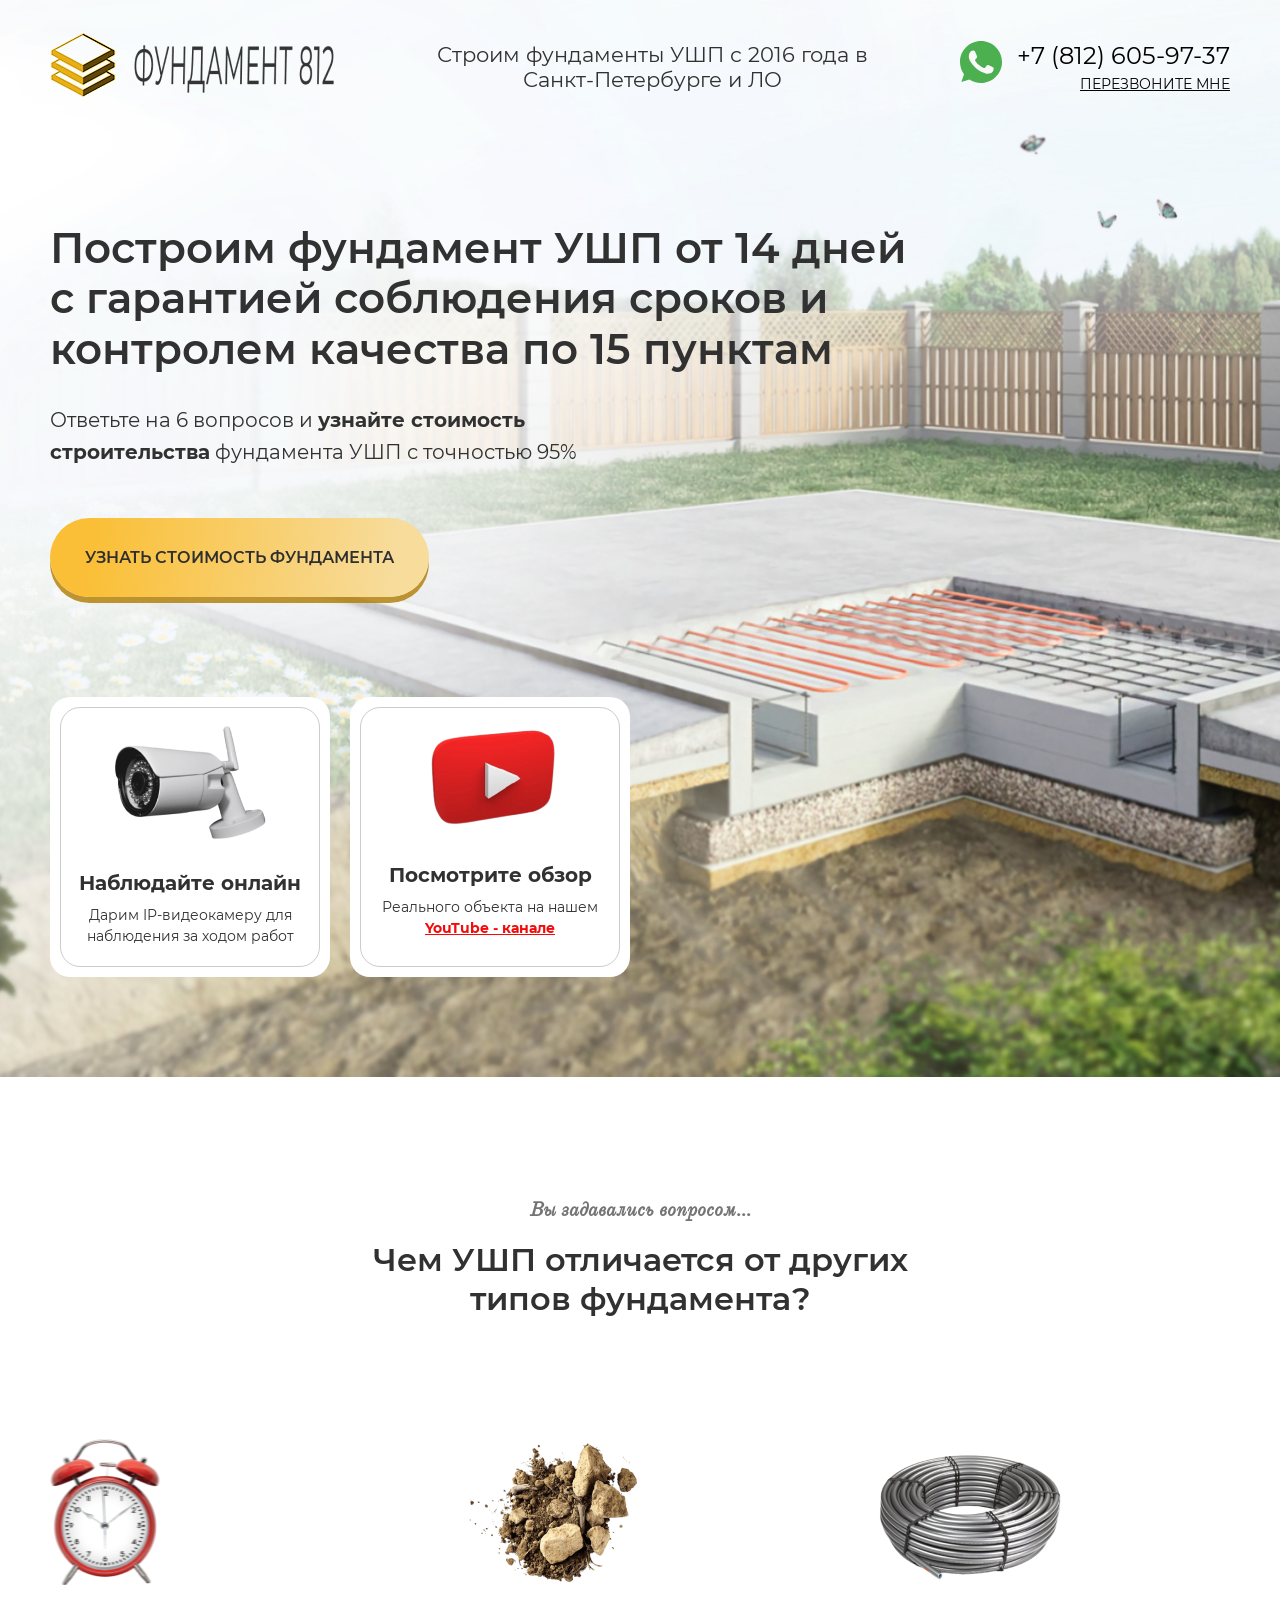
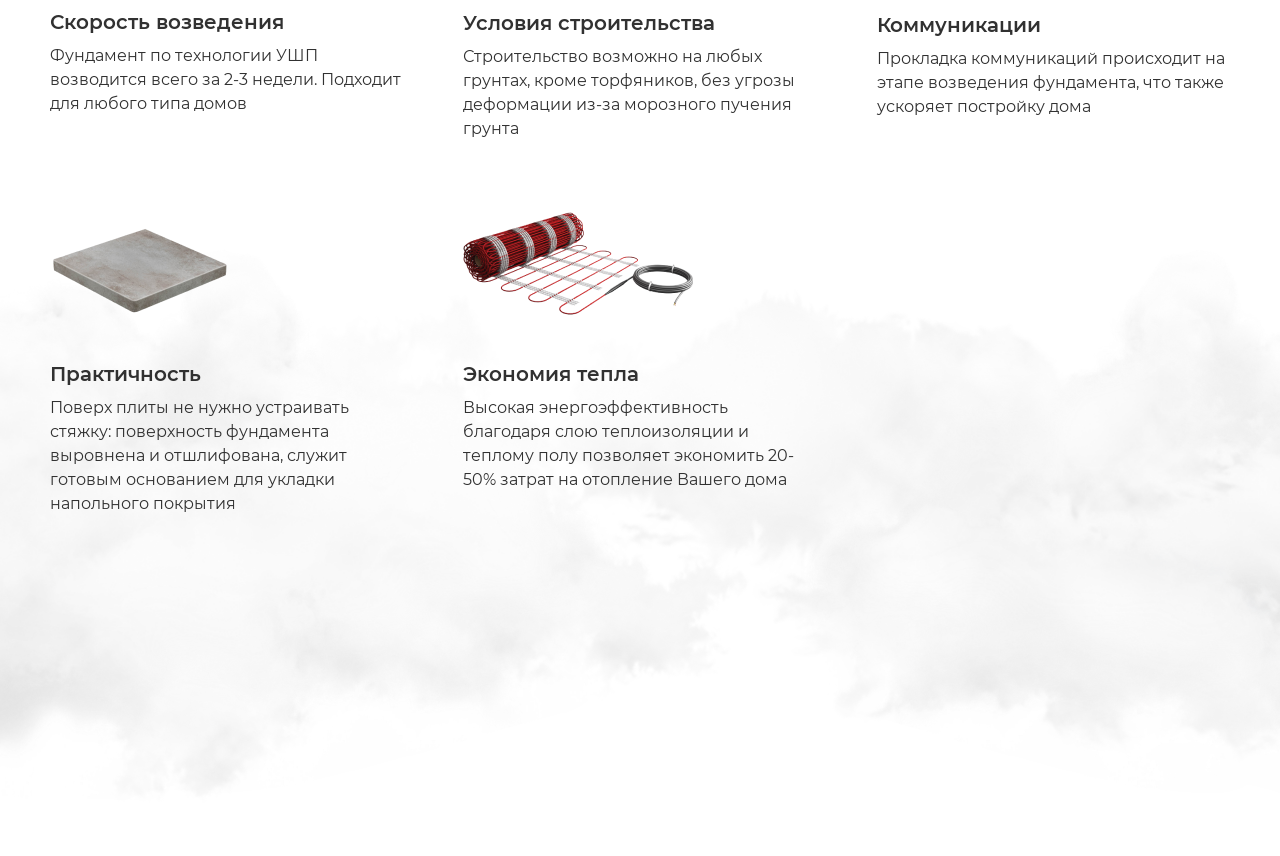
<file: index.html>
<!DOCTYPE html>
<html lang="ru">
<head>
	<meta charset="UTF-8">
	<meta name="viewport" content="width=device-width, initial-scale=1.0">
	<title>Фундамент 812</title>

	<link rel="stylesheet" href="./css/style.css">

</head>
<body>
	<div class="wrapper">
		<section class="hero" style="background-image: url(./img/herobg.png)">
			<header class="header">
				<div class="container header-container">
					<a href="/" class="header-logo">
						<img src="./img/logo.png" alt="logo">
					</a>
					<div class="header-text">Строим фундаменты УШП с 2016 года в Санкт-Петербурге и ЛО</div>
					<div class="header-info">
						<div class="header-socials">
							<a href="https://wa.me/79602649494" class="header-socials__item" target="_blank">
								<img src="./img/whatsapp.svg" alt="whatsapp">
							</a>
						</div>
						<div class="header-contacts">
							<a href="tel:+78126059737" class="header-contacts__phone">+7 (812) 605-97-37</a>
							<a href="#" class="header-contacts__modal">Перезвоните мне</a>
						</div>
					</div>
				</div>
			</header>
			<div class="container hero-container">
				<h1 class="hero-title">Построим фундамент УШП от 14 дней с гарантией соблюдения сроков и контролем качества по 15 пунктам</h1>
				<h2 class="hero-subtitle">Ответьте на 6 вопросов и <b>узнайте стоимость строительства</b> фундамента УШП с точностью 95%</h2>
				<a href="#" class="btn hero-btn">Узнать стоимость фундамента</a>
				<div class="hero-list">
					<div class="hero-item">
						<img src="./img/1.png" alt="1" class="hero-item__img">
						<h3 class="hero-item__title">Наблюдайте онлайн</h3>
						<div class="hero-item__text">Дарим IP-видеокамеру для наблюдения за ходом работ</div>
					</div>
					<div class="hero-item">
						<img src="./img/2.png" alt="2" class="hero-item__img">
						<h3 class="hero-item__title">Посмотрите обзор</h3>
						<div class="hero-item__text">Реального объекта на нашем <a href="#" target="_blank">YouTube - канале</a></div>
					</div>
				</div>
			</div>
		</section>
		<section class="advantages" style="background-image: url(./img/advantagesbg.png)">
			<div class="container advantages-container">
				<h3 class="advantages-subtitle">Вы задавались вопросом...</h3>
				<h2 class="advantages-title">Чем УШП отличается от других типов фундамента?</h2>
				<div class="advantages-list">
					<div class="advantages-item">
						<div class="advantages-item__img-wrapper">
							<img src="./img/3.png" alt="3" class="advantages-item__img">
						</div>
						<h3 class="advantages-item__title">Скорость возведения</h3>
						<p class="advantages-item__text">Фундамент по технологии УШП возводится всего за 2-3 недели. Подходит для любого типа домов</p>
					</div>
					<div class="advantages-item">
						<div class="advantages-item__img-wrapper">
							<img src="./img/4.png" alt="3" class="advantages-item__img">
						</div>
						<h3 class="advantages-item__title">Условия строительства</h3>
						<p class="advantages-item__text">Строительство возможно на любых грунтах, кроме торфяников, без угрозы деформации из-за морозного пучения грунта</p>
					</div>
					<div class="advantages-item">
						<div class="advantages-item__img-wrapper">
							<img src="./img/5.png" alt="3" class="advantages-item__img">
						</div>
						<h3 class="advantages-item__title">Коммуникации</h3>
						<p class="advantages-item__text">Прокладка коммуникаций происходит на этапе возведения фундамента, что также ускоряет постройку дома</p>
					</div>
					<div class="advantages-item">
						<div class="advantages-item__img-wrapper">
							<img src="./img/6.png" alt="3" class="advantages-item__img">
						</div>
						<h3 class="advantages-item__title">Практичность</h3>
						<p class="advantages-item__text">Поверх плиты не нужно устраивать стяжку: поверхность фундамента выровнена и отшлифована, служит готовым основанием для укладки напольного покрытия</p>
					</div>
					<div class="advantages-item">
						<div class="advantages-item__img-wrapper">
							<img src="./img/7.png" alt="3" class="advantages-item__img">
						</div>
						<h3 class="advantages-item__title">Экономия тепла</h3>
						<p class="advantages-item__text">Высокая энергоэффективность благодаря слою теплоизоляции и теплому полу позволяет экономить 20-50% затрат на отопление Вашего дома</p>
					</div>
				</div>
			</div>
		</section>
	</div>

</body>
</html>
</file>
<file: css/style.css>
@font-face {
  src: local("Montserrat-Regular"), local("Montserrat Regular");
  src: url("../fonts/Montserrat-Regular.woff2") format("woff2"), url("../fonts/Montserrat-Regular.eot?#iefix") format("embedded-opentype"), url("../fonts/Montserrat-Regular.woff") format("woff"), url("../fonts/Montserrat-Regular.ttf") format("truetype");
  font-family: "Montserrat";
  font-weight: 400;
  font-style: normal;
}

@font-face {
  src: local("Montserrat-SemiBold"), local("Montserrat SemiBold");
  src: url("../fonts/Montserrat-SemiBold.woff2") format("woff2"), url("../fonts/Montserrat-SemiBold.eot?#iefix") format("embedded-opentype"), url("../fonts/Montserrat-SemiBold.woff") format("woff"), url("../fonts/Montserrat-SemiBold.ttf") format("truetype");
  font-family: "Montserrat";
  font-weight: 600;
  font-style: normal;
}

@font-face {
  src: local("Montserrat-Bold"), local("Montserrat Bold");
  src: url("../fonts/Montserrat-Bold.woff2") format("woff2"), url("../fonts/Montserrat-Bold.eot?#iefix") format("embedded-opentype"), url("../fonts/Montserrat-Bold.woff") format("woff"), url("../fonts/Montserrat-Bold.ttf") format("truetype");
  font-family: "Montserrat";
  font-weight: 700;
  font-style: normal;
}

@font-face {
  src: local("Montserrat-Bold"), local("Montserrat Bold");
  src: url("../fonts/Montserrat-Bold.woff2") format("woff2"), url("../fonts/Montserrat-Bold.eot?#iefix") format("embedded-opentype"), url("../fonts/Montserrat-Bold.woff") format("woff"), url("../fonts/Montserrat-Bold.ttf") format("truetype");
  font-family: "Montserrat";
  font-weight: 700;
  font-style: normal;
}

@font-face {
  src: local("OldStandardTT-Italic"), local("OldStandardTT Italic");
  src: url("../fonts/OldStandardTT-Italic.woff2") format("woff2"), url("../fonts/OldStandardTT-Italic.eot?#iefix") format("embedded-opentype"), url("../fonts/OldStandardTT-Italic.woff") format("woff"), url("../fonts/OldStandardTT-Italic.ttf") format("truetype");
  font-family: "OldStandardTT";
  font-weight: 400;
  font-style: normal;
}

*,
*::before,
*::after {
  -webkit-box-sizing: border-box;
          box-sizing: border-box;
}

* {
  margin: 0;
  outline: none;
  padding: 0;
}

body {
  font-family: "Montserrat", sans-serif;
  font-weight: 400;
  font-size: 16px;
  color: #313131;
}

a {
  display: inline-block;
  text-decoration: none;
}

.wrapper {
  width: 100%;
  overflow-x: hidden;
  min-height: 100vh;
}

.container {
  margin: 0 auto;
  padding: 0 15px;
  max-width: 1210px;
}

.btn {
  background: linear-gradient(96.45deg, #FABF36 11.05%, #F7DC9C 90.96%);
  -webkit-box-shadow: 0px 6px 0px rgba(176, 124, 1, 0.8);
          box-shadow: 0px 6px 0px rgba(176, 124, 1, 0.8);
  border-radius: 50px;
  padding: 30px 35px;
  font-weight: 600;
  color: #2F2F2F;
  text-transform: uppercase;
  -webkit-transition: .3s box-shadow;
  transition: .3s box-shadow;
  text-align: center;
}

.btn:hover {
  -webkit-box-shadow: 0px 0px 0px rgba(176, 124, 1, 0.8);
          box-shadow: 0px 0px 0px rgba(176, 124, 1, 0.8);
}

@media (max-width: 800px) {
  .btn {
    padding: 20px 25px;
  }
}

@media (max-width: 500px) {
  .btn {
    font-size: 14px;
    width: 100%;
  }
}

.header {
  padding-bottom: 110px;
  padding-top: 20px;
}

.header-container {
  display: -webkit-box;
  display: -ms-flexbox;
  display: flex;
  -webkit-box-align: center;
      -ms-flex-align: center;
          align-items: center;
  -webkit-box-pack: justify;
      -ms-flex-pack: justify;
          justify-content: space-between;
}

.header-text {
  text-align: center;
  font-size: 21px;
  max-width: 440px;
}

.header-socials {
  display: -webkit-box;
  display: -ms-flexbox;
  display: flex;
  margin-right: 15px;
  -webkit-box-align: center;
      -ms-flex-align: center;
          align-items: center;
}

.header-socials__item {
  margin-right: 10px;
}

.header-socials__item:last-child {
  margin-right: 0;
}

.header-info {
  display: -webkit-box;
  display: -ms-flexbox;
  display: flex;
  -webkit-box-align: start;
      -ms-flex-align: start;
          align-items: flex-start;
}

.header-contacts {
  display: -webkit-box;
  display: -ms-flexbox;
  display: flex;
  -webkit-box-orient: vertical;
  -webkit-box-direction: normal;
      -ms-flex-direction: column;
          flex-direction: column;
  -webkit-box-align: end;
      -ms-flex-align: end;
          align-items: flex-end;
}

.header-contacts__phone {
  color: #000;
  font-size: 24px;
  margin-bottom: 5px;
  -webkit-transition: .3s color;
  transition: .3s color;
}

.header-contacts__phone:hover {
  color: #F30B0B;
}

.header-contacts__modal {
  font-size: 14px;
  text-decoration: underline;
  text-transform: uppercase;
  color: #000;
  -webkit-transition: .3s color;
  transition: .3s color;
}

.header-contacts__modal:hover {
  color: #F30B0B;
}

@media (max-width: 1100px) {
  .header {
    padding-bottom: 80px;
  }
  .header-logo img {
    max-width: 250px;
  }
  .header-text {
    font-size: 18px;
    margin: 0 10px;
    max-width: 360px;
  }
  .header-contacts__phone {
    font-size: 20px;
  }
}

@media (max-width: 900px) {
  .header {
    padding-top: 15px;
    padding-bottom: 60px;
  }
  .header-container {
    -webkit-box-orient: vertical;
    -webkit-box-direction: normal;
        -ms-flex-direction: column;
            flex-direction: column;
    text-align: center;
  }
  .header-logo {
    margin-bottom: 10px;
  }
  .header-logo img {
    max-width: 220px;
  }
  .header-text {
    margin: 0;
    max-width: 100%;
    font-size: 16px;
    margin-bottom: 10px;
  }
  .header-contacts__phone {
    font-size: 18px;
  }
  .header-contacts__modal {
    font-size: 13px;
  }
  .header-socials__item img {
    max-width: 35px;
  }
}

@media (max-width: 600px) {
  .header {
    padding-bottom: 30px;
  }
}

@media (max-width: 380px) {
  .header {
    padding-bottom: 20px;
  }
}

.hero {
  background-repeat: no-repeat;
  background-position: center bottom;
  background-size: cover;
  padding-bottom: 100px;
}

.hero-title {
  font-size: 42px;
  font-weight: 600;
  max-width: 880px;
  margin-bottom: 30px;
  line-height: 120%;
}

.hero-subtitle {
  margin-bottom: 50px;
  font-size: 20px;
  font-weight: 400;
  max-width: 540px;
  line-height: 160%;
}

.hero-btn {
  margin-bottom: 100px;
}

.hero-list {
  display: -ms-grid;
  display: grid;
  -ms-grid-columns: (1fr)[4];
      grid-template-columns: repeat(4, 1fr);
  grid-gap: 20px;
}

.hero-item {
  border-radius: 20px;
  background-color: #fff;
  position: relative;
  text-align: center;
  padding: 20px 20px 30px 20px;
}

.hero-item::after {
  content: '';
  display: block;
  width: calc(100% - 20px);
  height: calc(100% - 20px);
  position: absolute;
  top: 50%;
  left: 50%;
  -webkit-transform: translate(-50%, -50%);
          transform: translate(-50%, -50%);
  border: 1px solid #CCCCCC;
  border-radius: 20px;
  z-index: 0;
}

.hero-item__img, .hero-item__title, .hero-item__text {
  position: relative;
  z-index: 1;
}

.hero-item__img {
  margin-bottom: 10px;
}

.hero-item__title {
  margin-bottom: 10px;
  font-size: 20px;
}

.hero-item__text {
  font-size: 14px;
  line-height: 150%;
}

.hero-item__text a {
  font-weight: 700;
  color: #F30B0B;
  text-decoration: underline;
}

@media (max-width: 1100px) {
  .hero {
    padding-bottom: 70px;
  }
  .hero-title {
    font-size: 34px;
    margin-bottom: 25px;
  }
  .hero-subtitle {
    font-size: 18px;
    margin-bottom: 40px;
  }
  .hero-btn {
    margin-bottom: 70px;
  }
  .hero-list {
    -ms-grid-columns: (1fr)[3];
        grid-template-columns: repeat(3, 1fr);
  }
}

@media (max-width: 800px) {
  .hero {
    padding-bottom: 50px;
  }
  .hero-title {
    font-size: 28px;
    margin-bottom: 20px;
  }
  .hero-subtitle {
    font-size: 16px;
    margin-bottom: 30px;
  }
  .hero-btn {
    margin-bottom: 50px;
  }
  .hero-list {
    -ms-grid-columns: (1fr)[2];
        grid-template-columns: repeat(2, 1fr);
  }
}

@media (max-width: 500px) {
  .hero {
    padding-bottom: 30px;
  }
  .hero-title {
    font-size: 20px;
    margin-bottom: 15px;
    text-align: center;
  }
  .hero-subtitle {
    margin-bottom: 20px;
    text-align: center;
  }
  .hero-btn {
    margin-bottom: 30px;
  }
  .hero-list {
    -ms-grid-columns: (1fr)[1];
        grid-template-columns: repeat(1, 1fr);
  }
  .hero-item {
    padding: 15px 15px 20px 15px;
  }
  .hero-item__img {
    margin-bottom: 5px;
  }
  .hero-item__title {
    font-size: 18px;
    margin-bottom: 5px;
  }
}

.advantages {
  background-repeat: no-repeat;
  background-position: center bottom;
  background-size: cover;
  padding-top: 125px;
  padding-bottom: 340px;
}

.advantages-subtitle {
  text-align: center;
  font-family: 'OldStandardTT', sans-serif;
  color: #747474;
  margin-bottom: 20px;
}

.advantages-title {
  text-align: center;
  max-width: 550px;
  font-weight: 600;
  font-size: 32px;
  margin: 0 auto;
  margin-bottom: 120px;
}

.advantages-list {
  display: -ms-grid;
  display: grid;
  -ms-grid-columns: (1fr)[3];
      grid-template-columns: repeat(3, 1fr);
  grid-gap: 70px 60px;
}

.advantages-item__img {
  max-width: 100%;
  margin-bottom: 20px;
}

.advantages-item__img-wrapper {
  min-height: 151px;
}

.advantages-item__title {
  margin-bottom: 10px;
  font-size: 20px;
  font-weight: 600;
  line-height: 120%;
}

.advantages-item__text {
  line-height: 150%;
}

@media (max-width: 1100px) {
  .advantages {
    padding-top: 90px;
    padding-bottom: 250px;
  }
  .advantages-subtitle {
    margin-bottom: 15px;
  }
  .advantages-title {
    font-size: 28px;
    margin-bottom: 90px;
  }
  .advantages-item__img {
    margin-bottom: 15px;
  }
  .advantages-item__title {
    font-size: 18px;
  }
}

@media (max-width: 800px) {
  .advantages {
    padding-top: 60px;
    padding-bottom: 160px;
  }
  .advantages-title {
    font-size: 24px;
    margin-bottom: 60px;
  }
  .advantages-list {
    -ms-grid-columns: (1fr)[2];
        grid-template-columns: repeat(2, 1fr);
    grid-gap: 40px;
  }
  .advantages-item__img {
    margin-bottom: 15px;
  }
  .advantages-item__title {
    font-size: 18px;
  }
}

@media (max-width: 600px) {
  .advantages {
    padding-top: 40px;
    padding-bottom: 70px;
  }
  .advantages-title {
    font-size: 20px;
    margin-bottom: 30px;
  }
  .advantages-list {
    -ms-grid-columns: (1fr)[1];
        grid-template-columns: repeat(1, 1fr);
    grid-gap: 20px;
  }
  .advantages-item {
    text-align: center;
  }
  .advantages-item__img {
    margin-bottom: 10px;
  }
  .advantages-item__img-wrapper {
    min-height: 1px;
  }
  .advantages-item__title {
    font-size: 16px;
  }
}
</file>
